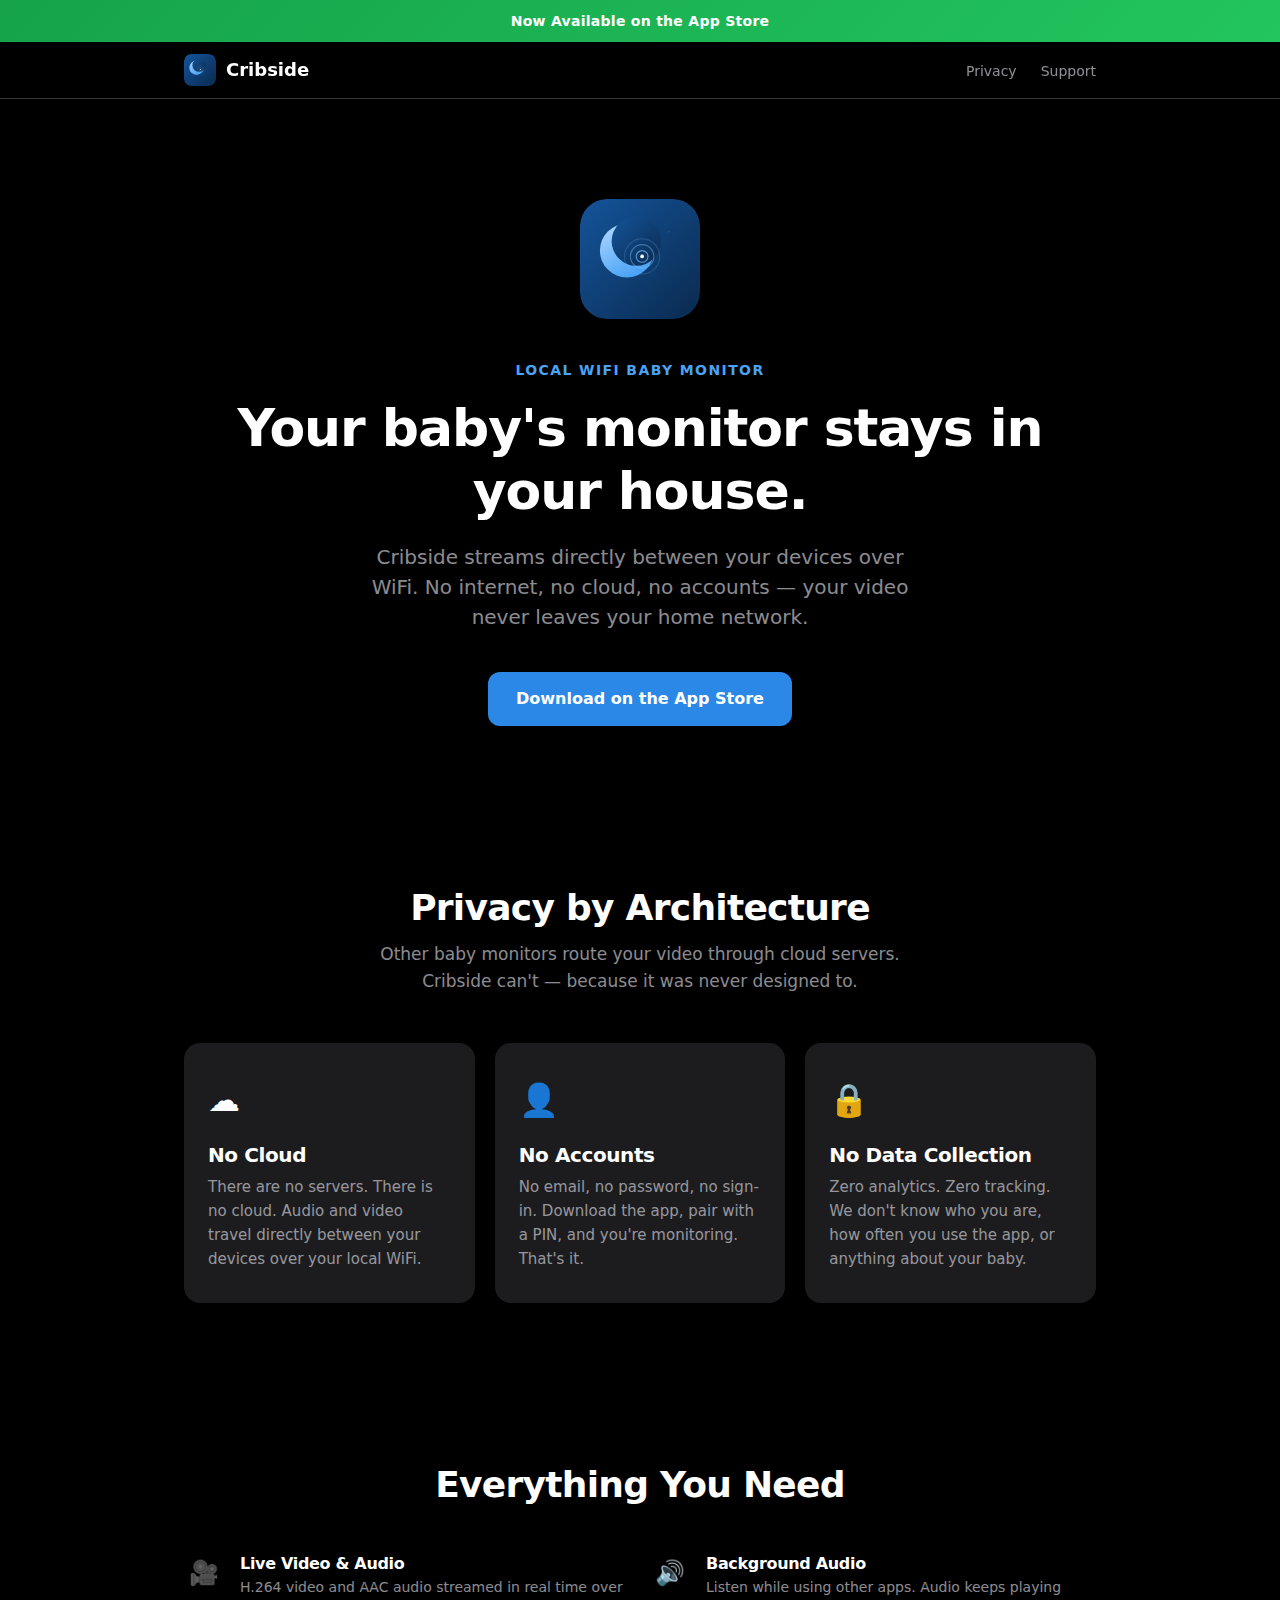
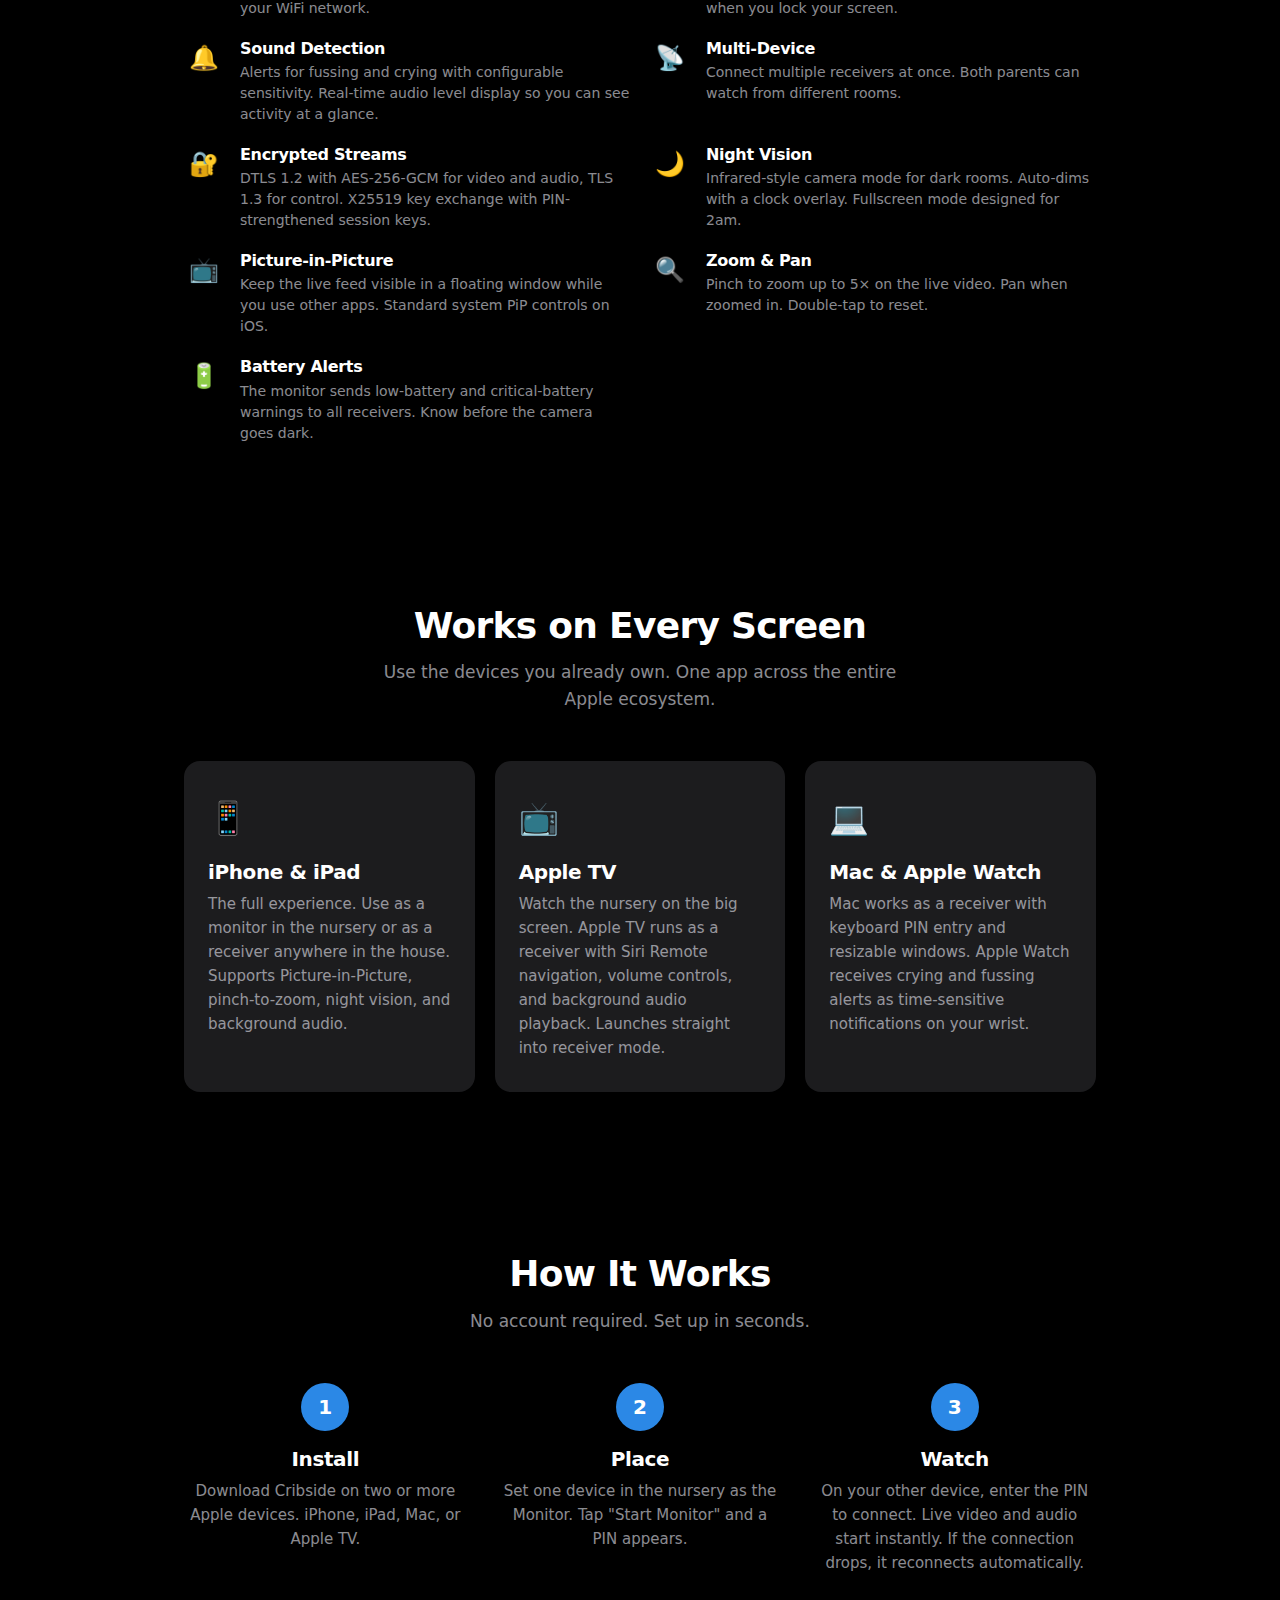
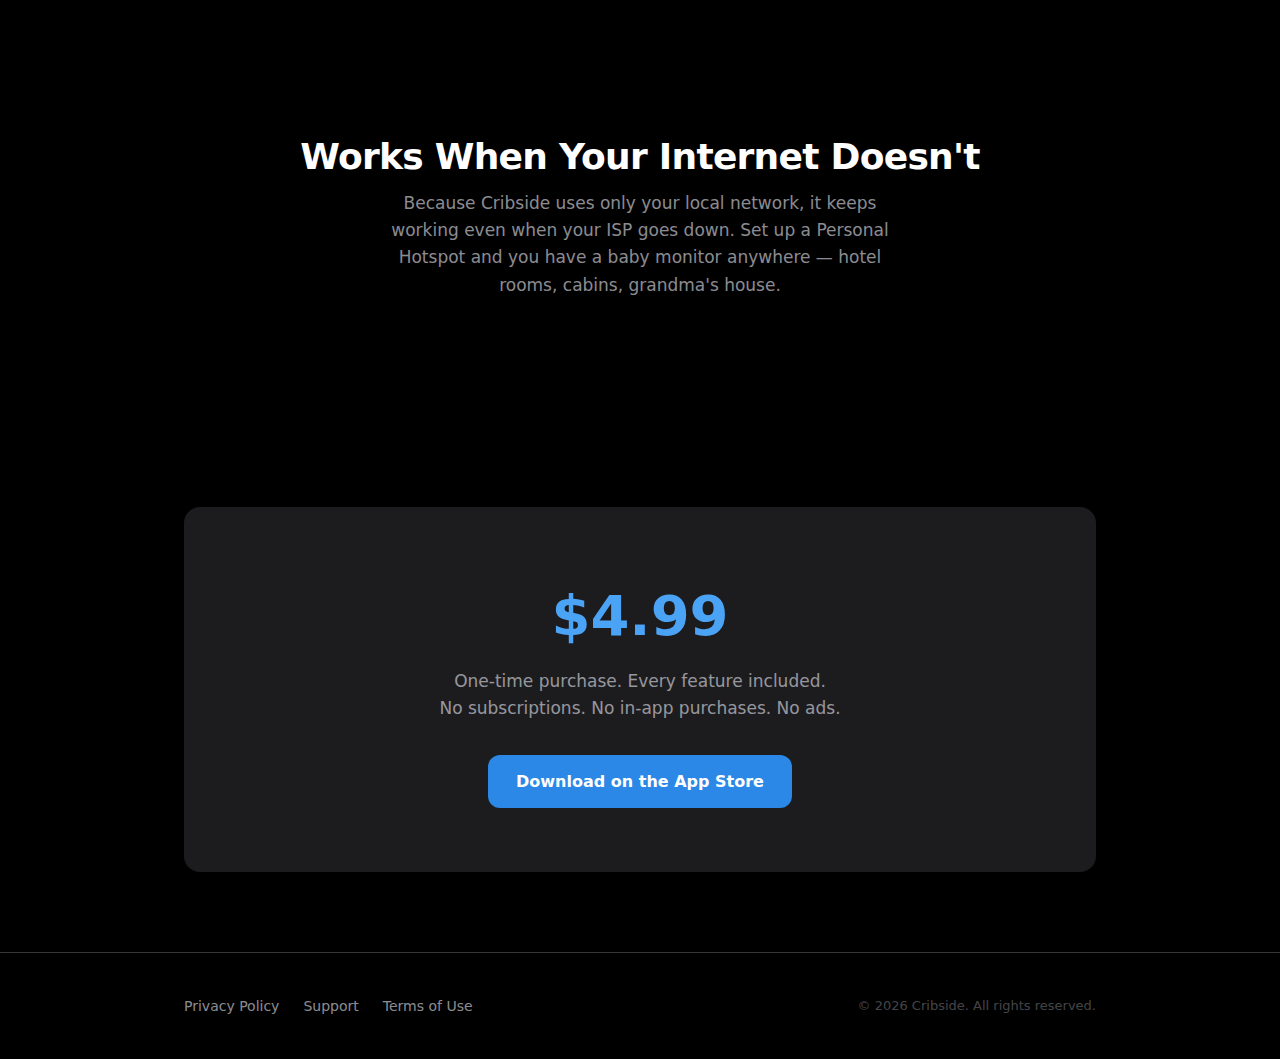
<file: index.html>
<!DOCTYPE html>
<html lang="en">
<head>
  <meta charset="UTF-8">
  <meta name="viewport" content="width=device-width, initial-scale=1.0">
  <title>Cribside — Baby Monitor. Private. Local WiFi Only.</title>
  <meta name="description" content="Cribside is a baby monitor that works entirely over your home WiFi. No cloud, no servers, no accounts. Your video never leaves your home network.">
  <meta name="theme-color" content="#000000">
  <link rel="stylesheet" href="css/style.css">
  <link rel="icon" href="images/app-icon.svg" type="image/svg+xml">
</head>
<body>

  <!-- ============================================
       ANNOUNCEMENT BANNER
       To switch to "live" mode, change the class:
         class="announcement-banner"       → Coming soon
         class="announcement-banner live"  → Live on App Store
       And update the text below.
       ============================================ -->
  <div class="announcement-banner live">
    Now Available on the App Store
  </div>

  <nav class="site-nav">
    <div class="container">
      <a href="./" class="logo">
        <img src="images/app-icon.svg" alt="Cribside" width="32" height="32">
        Cribside
      </a>
      <ul class="nav-links">
        <li><a href="privacy/">Privacy</a></li>
        <li><a href="support/">Support</a></li>
      </ul>
    </div>
  </nav>

  <!-- Hero -->
  <section class="hero">
    <div class="container">
      <img src="images/app-icon.svg" alt="Cribside App Icon" class="app-icon">
      <div class="tagline">Local WiFi Baby Monitor</div>
      <h1>Your baby's monitor stays in your house.</h1>
      <p class="subtitle">
        Cribside streams directly between your devices over WiFi. No internet, no cloud, no accounts &mdash; your video never leaves your home network.
      </p>
      <a href="https://apps.apple.com/app/id6759360419" class="btn btn-primary">Download on the App Store</a>
    </div>
  </section>

  <!-- Privacy cards -->
  <section>
    <div class="container">
      <div class="section-header">
        <h2>Privacy by Architecture</h2>
        <p>Other baby monitors route your video through cloud servers. Cribside can't &mdash; because it was never designed to.</p>
      </div>
      <div class="card-grid">
        <div class="card">
          <span class="icon">&#9729;</span>
          <h3>No Cloud</h3>
          <p>There are no servers. There is no cloud. Audio and video travel directly between your devices over your local WiFi.</p>
        </div>
        <div class="card">
          <span class="icon">&#128100;</span>
          <h3>No Accounts</h3>
          <p>No email, no password, no sign-in. Download the app, pair with a PIN, and you're monitoring. That's it.</p>
        </div>
        <div class="card">
          <span class="icon">&#128274;</span>
          <h3>No Data Collection</h3>
          <p>Zero analytics. Zero tracking. We don't know who you are, how often you use the app, or anything about your baby.</p>
        </div>
      </div>
    </div>
  </section>

  <!-- Features -->
  <section>
    <div class="container">
      <div class="section-header">
        <h2>Everything You Need</h2>
      </div>
      <div class="feature-list">
        <div class="feature-item">
          <span class="icon">&#127909;</span>
          <div>
            <h3>Live Video &amp; Audio</h3>
            <p>H.264 video and AAC audio streamed in real time over your WiFi network.</p>
          </div>
        </div>
        <div class="feature-item">
          <span class="icon">&#128266;</span>
          <div>
            <h3>Background Audio</h3>
            <p>Listen while using other apps. Audio keeps playing when you lock your screen.</p>
          </div>
        </div>
        <div class="feature-item">
          <span class="icon">&#128276;</span>
          <div>
            <h3>Sound Detection</h3>
            <p>Alerts for fussing and crying with configurable sensitivity. Real-time audio level display so you can see activity at a glance.</p>
          </div>
        </div>
        <div class="feature-item">
          <span class="icon">&#128225;</span>
          <div>
            <h3>Multi-Device</h3>
            <p>Connect multiple receivers at once. Both parents can watch from different rooms.</p>
          </div>
        </div>
        <div class="feature-item">
          <span class="icon">&#128272;</span>
          <div>
            <h3>Encrypted Streams</h3>
            <p>DTLS 1.2 with AES-256-GCM for video and audio, TLS 1.3 for control. X25519 key exchange with PIN-strengthened session keys.</p>
          </div>
        </div>
        <div class="feature-item">
          <span class="icon">&#127769;</span>
          <div>
            <h3>Night Vision</h3>
            <p>Infrared-style camera mode for dark rooms. Auto-dims with a clock overlay. Fullscreen mode designed for 2am.</p>
          </div>
        </div>
        <div class="feature-item">
          <span class="icon">&#128250;</span>
          <div>
            <h3>Picture-in-Picture</h3>
            <p>Keep the live feed visible in a floating window while you use other apps. Standard system PiP controls on iOS.</p>
          </div>
        </div>
        <div class="feature-item">
          <span class="icon">&#128269;</span>
          <div>
            <h3>Zoom &amp; Pan</h3>
            <p>Pinch to zoom up to 5&times; on the live video. Pan when zoomed in. Double-tap to reset.</p>
          </div>
        </div>
        <div class="feature-item">
          <span class="icon">&#128267;</span>
          <div>
            <h3>Battery Alerts</h3>
            <p>The monitor sends low-battery and critical-battery warnings to all receivers. Know before the camera goes dark.</p>
          </div>
        </div>
      </div>
    </div>
  </section>

  <!-- Device support -->
  <section>
    <div class="container">
      <div class="section-header">
        <h2>Works on Every Screen</h2>
        <p>Use the devices you already own. One app across the entire Apple ecosystem.</p>
      </div>
      <div class="card-grid">
        <div class="card">
          <span class="icon">&#128241;</span>
          <h3>iPhone &amp; iPad</h3>
          <p>The full experience. Use as a monitor in the nursery or as a receiver anywhere in the house. Supports Picture-in-Picture, pinch-to-zoom, night vision, and background audio.</p>
        </div>
        <div class="card">
          <span class="icon">&#128250;</span>
          <h3>Apple TV</h3>
          <p>Watch the nursery on the big screen. Apple TV runs as a receiver with Siri Remote navigation, volume controls, and background audio playback. Launches straight into receiver mode.</p>
        </div>
        <div class="card">
          <span class="icon">&#128187;</span>
          <h3>Mac &amp; Apple Watch</h3>
          <p>Mac works as a receiver with keyboard PIN entry and resizable windows. Apple Watch receives crying and fussing alerts as time-sensitive notifications on your wrist.</p>
        </div>
      </div>
    </div>
  </section>

  <!-- How it works -->
  <section>
    <div class="container">
      <div class="section-header">
        <h2>How It Works</h2>
        <p>No account required. Set up in seconds.</p>
      </div>
      <div class="steps">
        <div class="step">
          <h3>Install</h3>
          <p>Download Cribside on two or more Apple devices. iPhone, iPad, Mac, or Apple TV.</p>
        </div>
        <div class="step">
          <h3>Place</h3>
          <p>Set one device in the nursery as the Monitor. Tap "Start Monitor" and a PIN appears.</p>
        </div>
        <div class="step">
          <h3>Watch</h3>
          <p>On your other device, enter the PIN to connect. Live video and audio start instantly. If the connection drops, it reconnects automatically.</p>
        </div>
      </div>
    </div>
  </section>

  <!-- Works without internet -->
  <section>
    <div class="container">
      <div class="section-header">
        <h2>Works When Your Internet Doesn't</h2>
        <p>Because Cribside uses only your local network, it keeps working even when your ISP goes down. Set up a Personal Hotspot and you have a baby monitor anywhere &mdash; hotel rooms, cabins, grandma's house.</p>
      </div>
    </div>
  </section>

  <!-- Pricing -->
  <section>
    <div class="container">
      <div class="pricing-cta">
        <div class="price">$4.99</div>
        <p class="price-note">One-time purchase. Every feature included.<br>No subscriptions. No in-app purchases. No ads.</p>
        <a href="https://apps.apple.com/app/id6759360419" class="btn btn-primary">Download on the App Store</a>
      </div>
    </div>
  </section>

  <!-- Footer -->
  <footer class="site-footer">
    <div class="container">
      <div class="footer-content">
        <ul class="footer-links">
          <li><a href="privacy/">Privacy Policy</a></li>
          <li><a href="support/">Support</a></li>
          <li><a href="terms/">Terms of Use</a></li>
        </ul>
        <span class="footer-copy">&copy; 2026 Cribside. All rights reserved.</span>
      </div>
    </div>
  </footer>

</body>
</html>
</file>
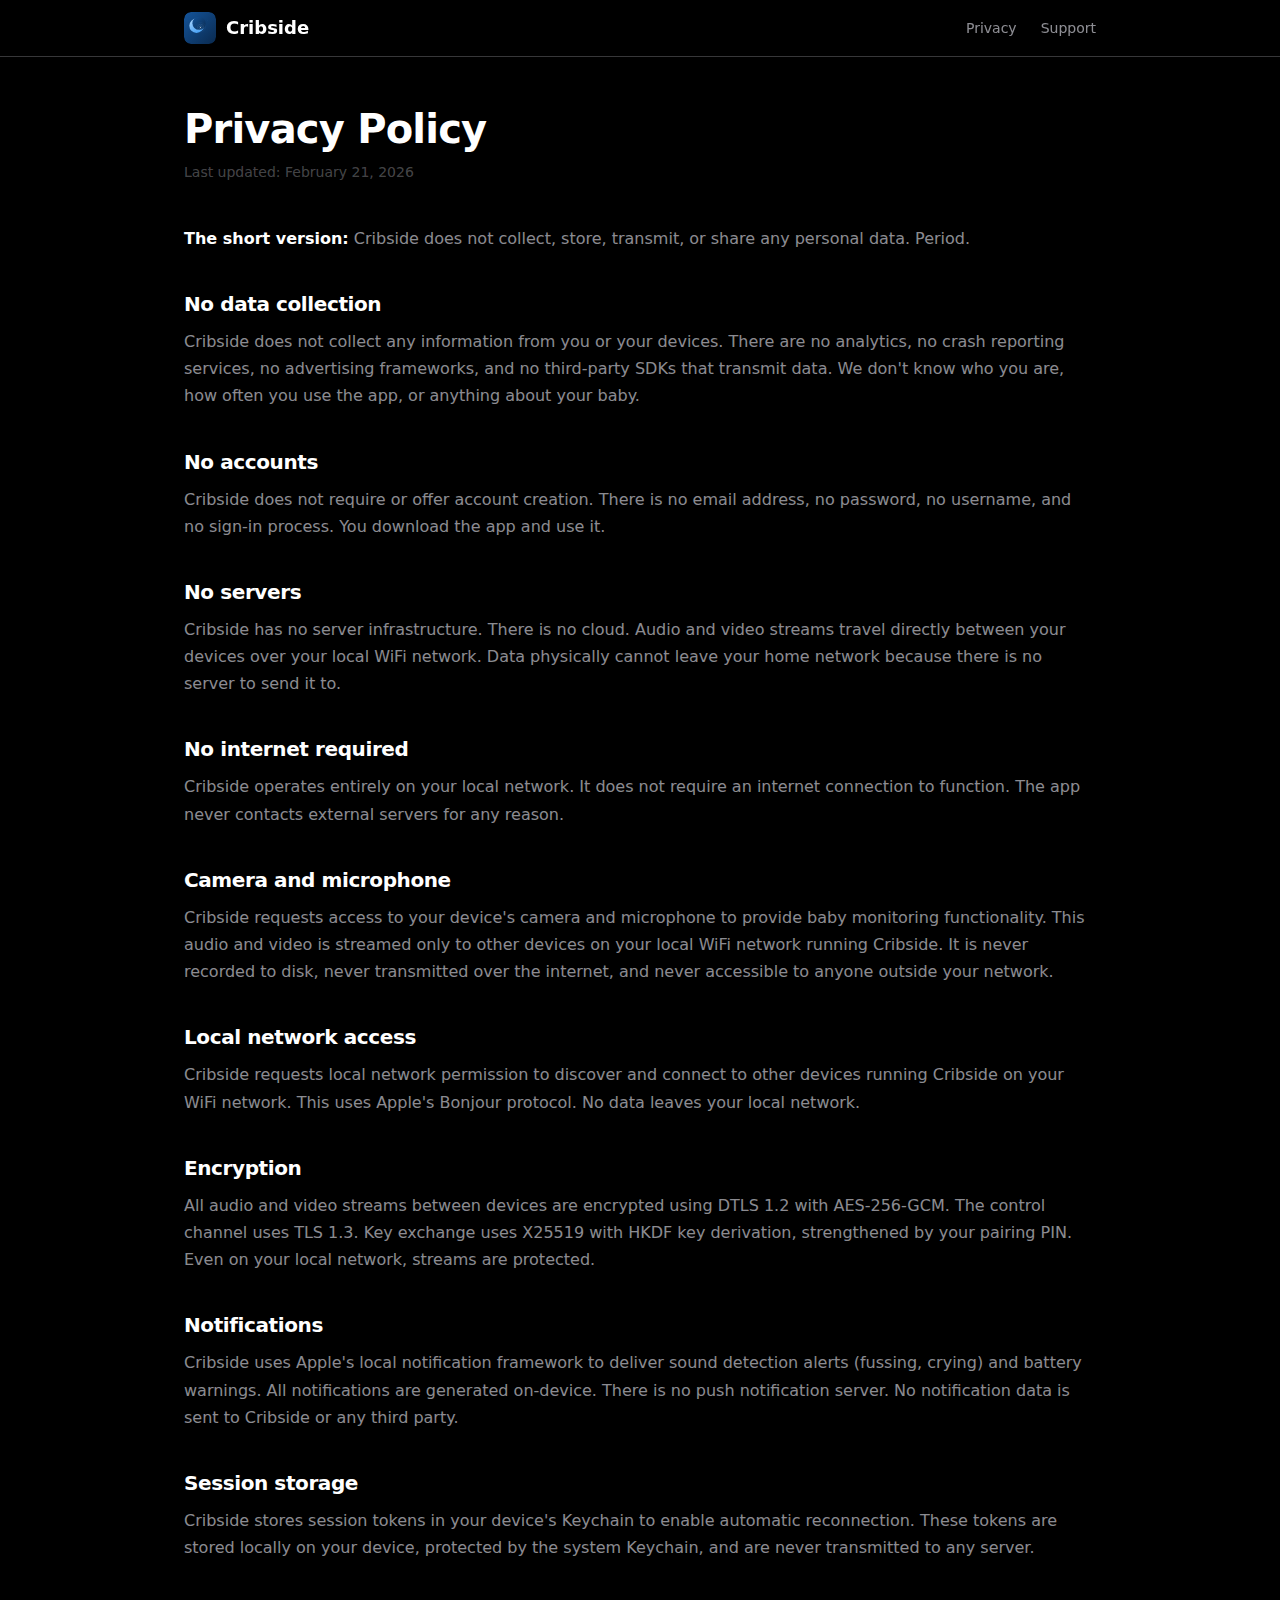
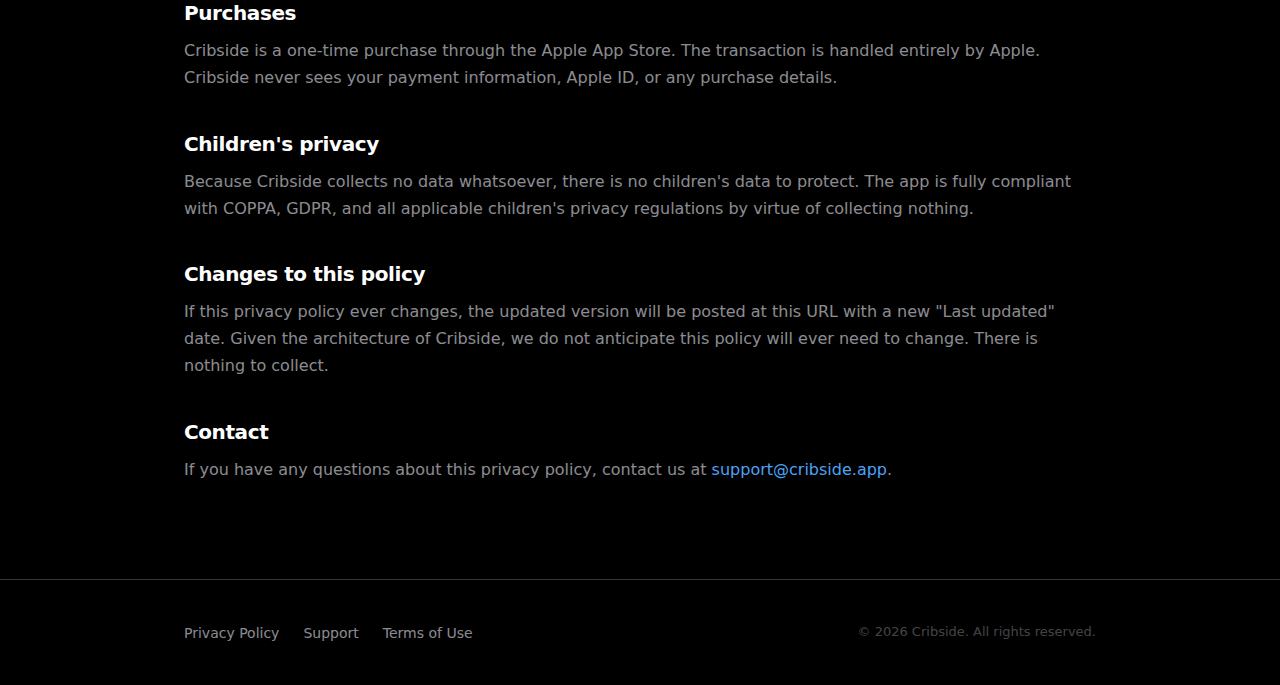
<file: privacy/index.html>
<!DOCTYPE html>
<html lang="en">
<head>
  <meta charset="UTF-8">
  <meta name="viewport" content="width=device-width, initial-scale=1.0">
  <title>Privacy Policy — Cribside</title>
  <meta name="description" content="Cribside does not collect, store, transmit, or share any personal data. Period.">
  <meta name="theme-color" content="#000000">
  <link rel="stylesheet" href="../css/style.css">
  <link rel="icon" href="../images/app-icon.svg" type="image/svg+xml">
</head>
<body>

  <nav class="site-nav">
    <div class="container">
      <a href="../" class="logo">
        <img src="../images/app-icon.svg" alt="Cribside" width="32" height="32">
        Cribside
      </a>
      <ul class="nav-links">
        <li><a href="../privacy/">Privacy</a></li>
        <li><a href="../support/">Support</a></li>
      </ul>
    </div>
  </nav>

  <main class="legal-page">
    <div class="container">
      <h1>Privacy Policy</h1>
      <p class="last-updated">Last updated: February 21, 2026</p>

      <p><strong>The short version:</strong> Cribside does not collect, store, transmit, or share any personal data. Period.</p>

      <h2>No data collection</h2>
      <p>Cribside does not collect any information from you or your devices. There are no analytics, no crash reporting services, no advertising frameworks, and no third-party SDKs that transmit data. We don't know who you are, how often you use the app, or anything about your baby.</p>

      <h2>No accounts</h2>
      <p>Cribside does not require or offer account creation. There is no email address, no password, no username, and no sign-in process. You download the app and use it.</p>

      <h2>No servers</h2>
      <p>Cribside has no server infrastructure. There is no cloud. Audio and video streams travel directly between your devices over your local WiFi network. Data physically cannot leave your home network because there is no server to send it to.</p>

      <h2>No internet required</h2>
      <p>Cribside operates entirely on your local network. It does not require an internet connection to function. The app never contacts external servers for any reason.</p>

      <h2>Camera and microphone</h2>
      <p>Cribside requests access to your device's camera and microphone to provide baby monitoring functionality. This audio and video is streamed only to other devices on your local WiFi network running Cribside. It is never recorded to disk, never transmitted over the internet, and never accessible to anyone outside your network.</p>

      <h2>Local network access</h2>
      <p>Cribside requests local network permission to discover and connect to other devices running Cribside on your WiFi network. This uses Apple's Bonjour protocol. No data leaves your local network.</p>

      <h2>Encryption</h2>
      <p>All audio and video streams between devices are encrypted using DTLS 1.2 with AES-256-GCM. The control channel uses TLS 1.3. Key exchange uses X25519 with HKDF key derivation, strengthened by your pairing PIN. Even on your local network, streams are protected.</p>

      <h2>Notifications</h2>
      <p>Cribside uses Apple's local notification framework to deliver sound detection alerts (fussing, crying) and battery warnings. All notifications are generated on-device. There is no push notification server. No notification data is sent to Cribside or any third party.</p>

      <h2>Session storage</h2>
      <p>Cribside stores session tokens in your device's Keychain to enable automatic reconnection. These tokens are stored locally on your device, protected by the system Keychain, and are never transmitted to any server.</p>

      <h2>Purchases</h2>
      <p>Cribside is a one-time purchase through the Apple App Store. The transaction is handled entirely by Apple. Cribside never sees your payment information, Apple ID, or any purchase details.</p>

      <h2>Children's privacy</h2>
      <p>Because Cribside collects no data whatsoever, there is no children's data to protect. The app is fully compliant with COPPA, GDPR, and all applicable children's privacy regulations by virtue of collecting nothing.</p>

      <h2>Changes to this policy</h2>
      <p>If this privacy policy ever changes, the updated version will be posted at this URL with a new "Last updated" date. Given the architecture of Cribside, we do not anticipate this policy will ever need to change. There is nothing to collect.</p>

      <h2>Contact</h2>
      <p>If you have any questions about this privacy policy, contact us at <a href="mailto:support@cribside.app">support@cribside.app</a>.</p>
    </div>
  </main>

  <footer class="site-footer">
    <div class="container">
      <div class="footer-content">
        <ul class="footer-links">
          <li><a href="../privacy/">Privacy Policy</a></li>
          <li><a href="../support/">Support</a></li>
          <li><a href="../terms/">Terms of Use</a></li>
        </ul>
        <span class="footer-copy">&copy; 2026 Cribside. All rights reserved.</span>
      </div>
    </div>
  </footer>

</body>
</html>
</file>
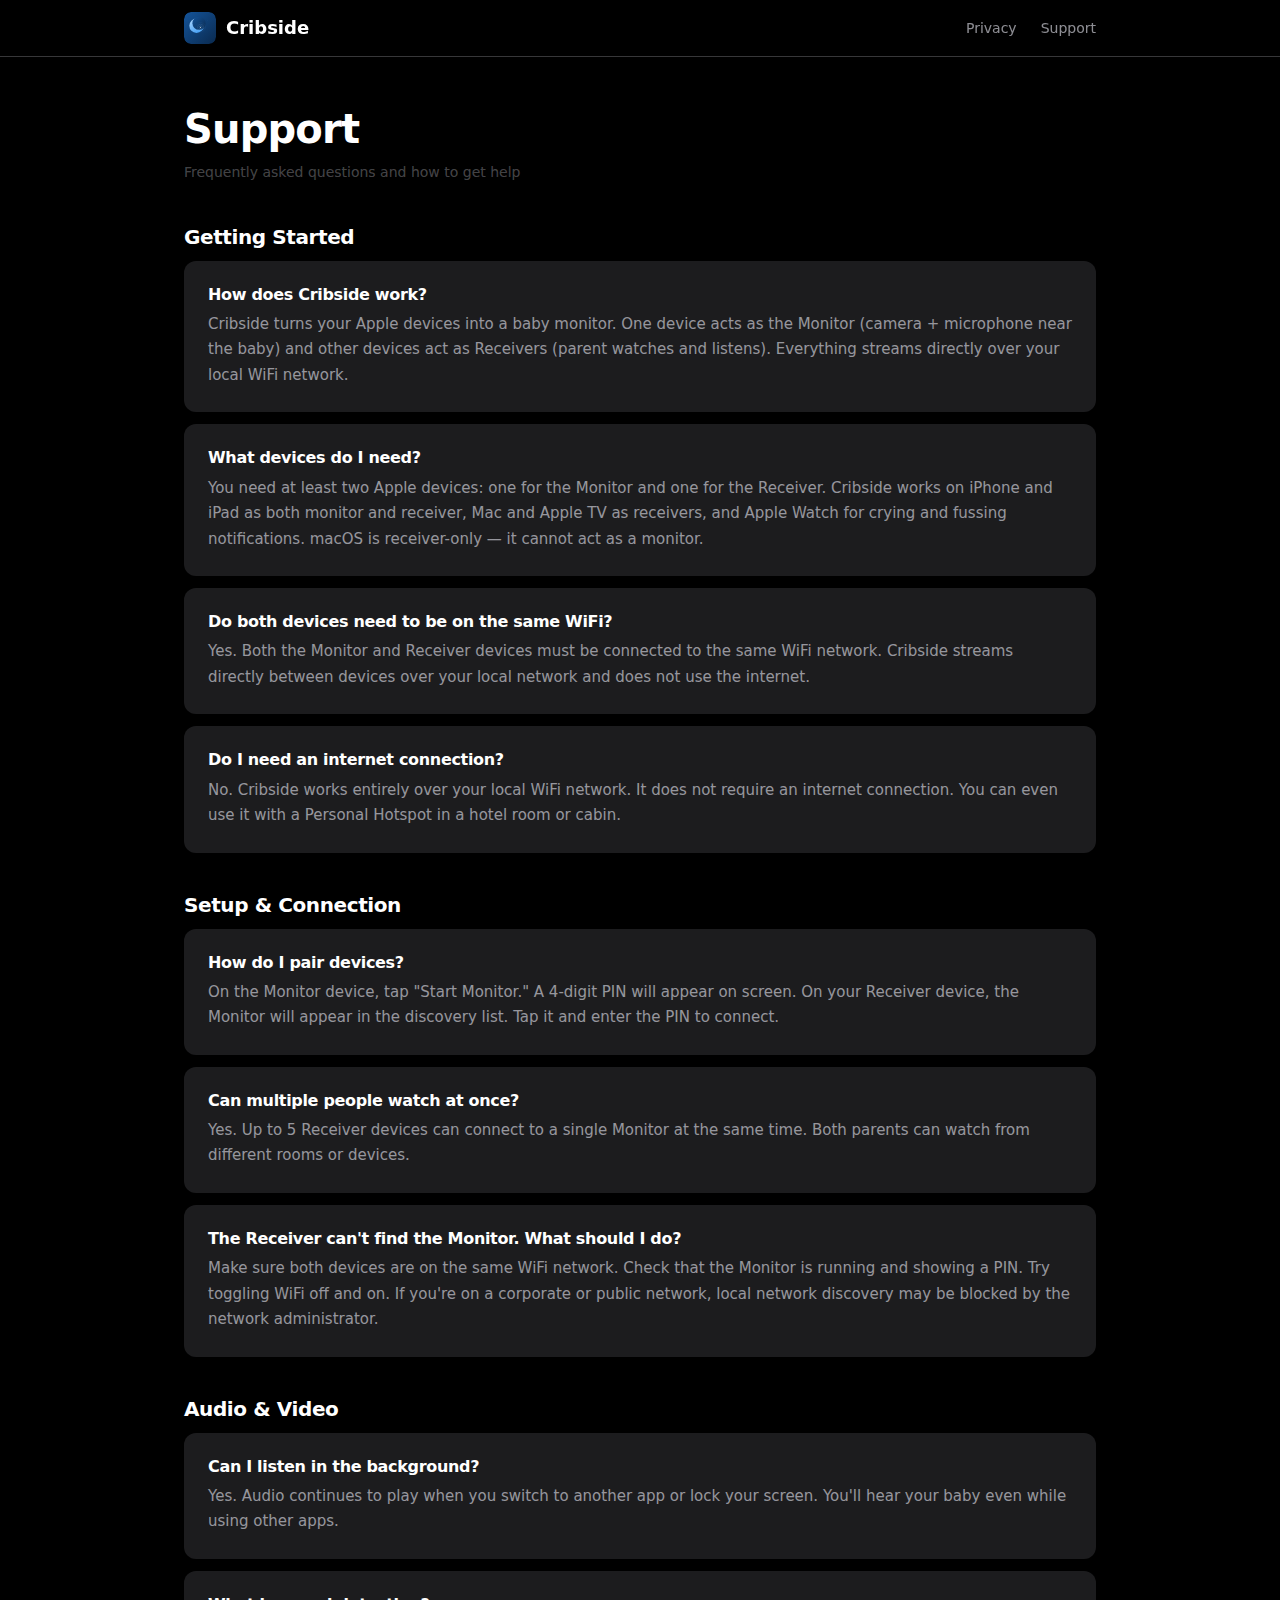
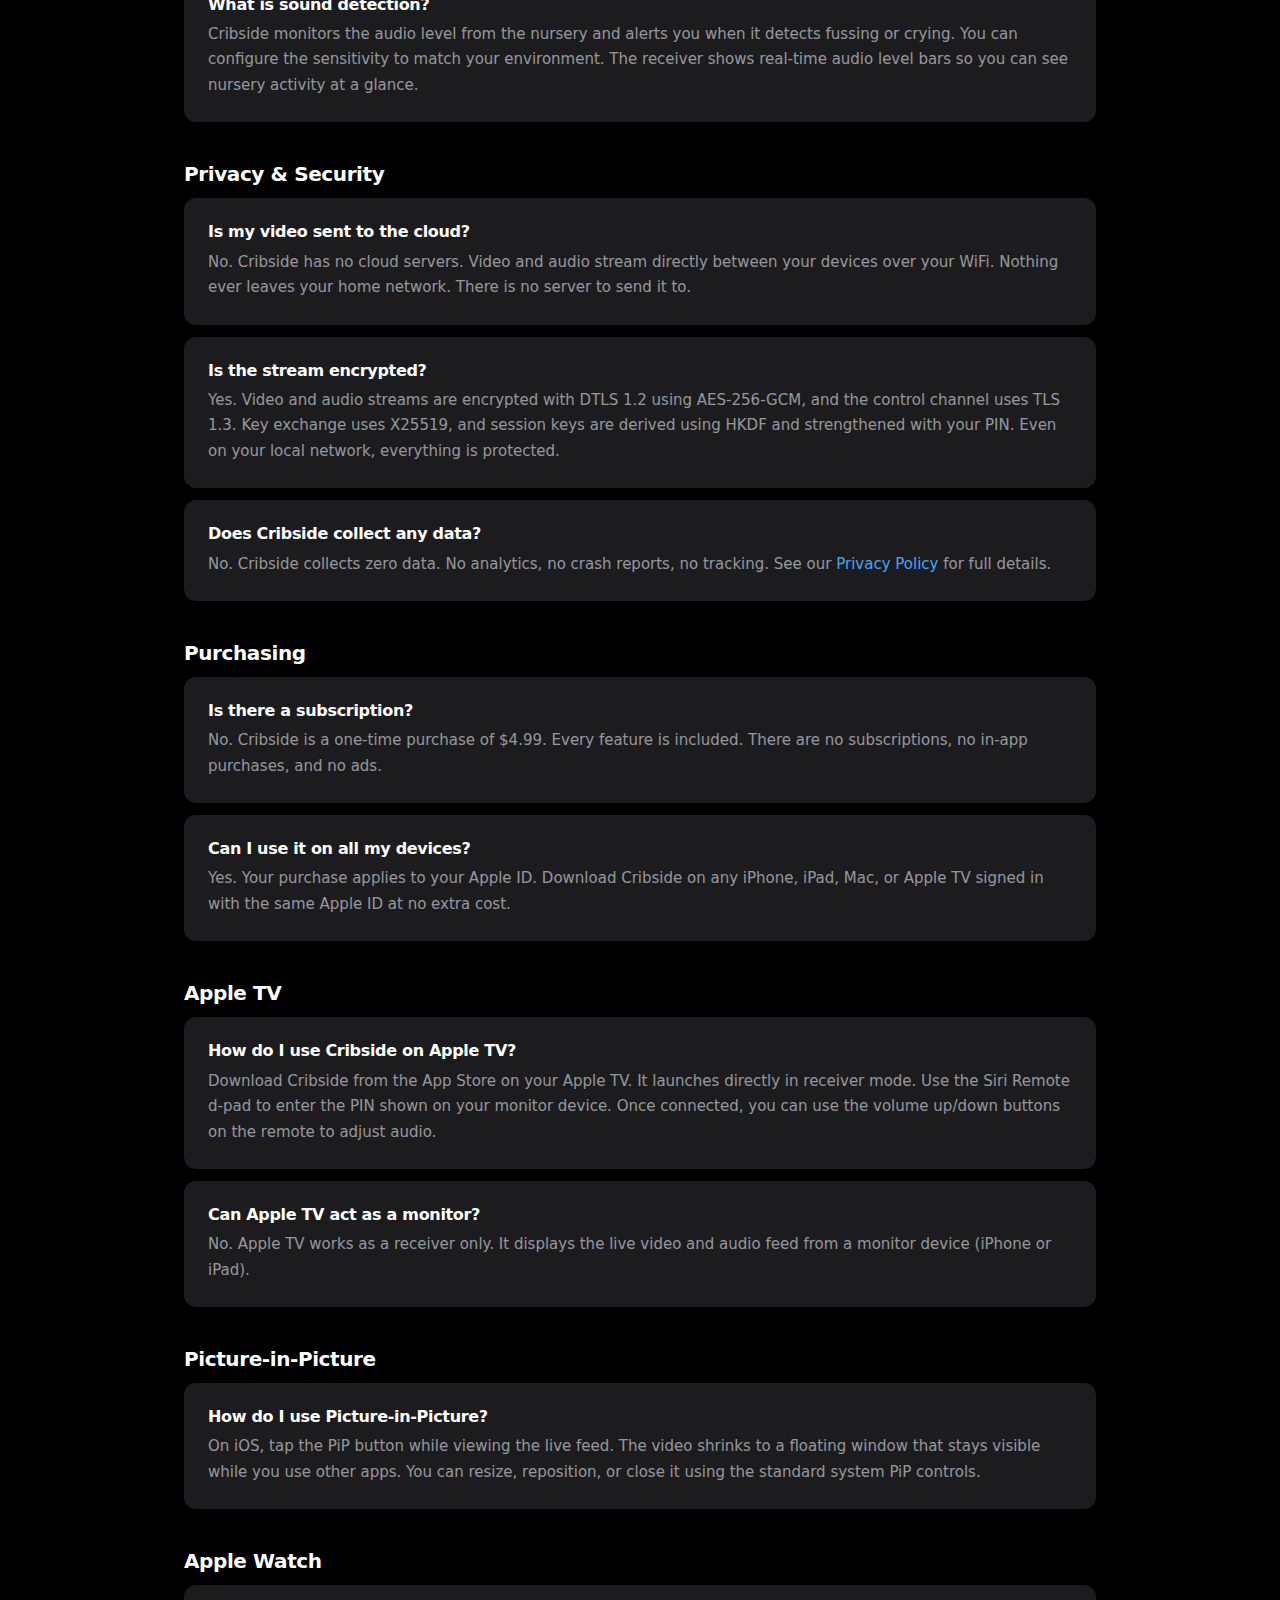
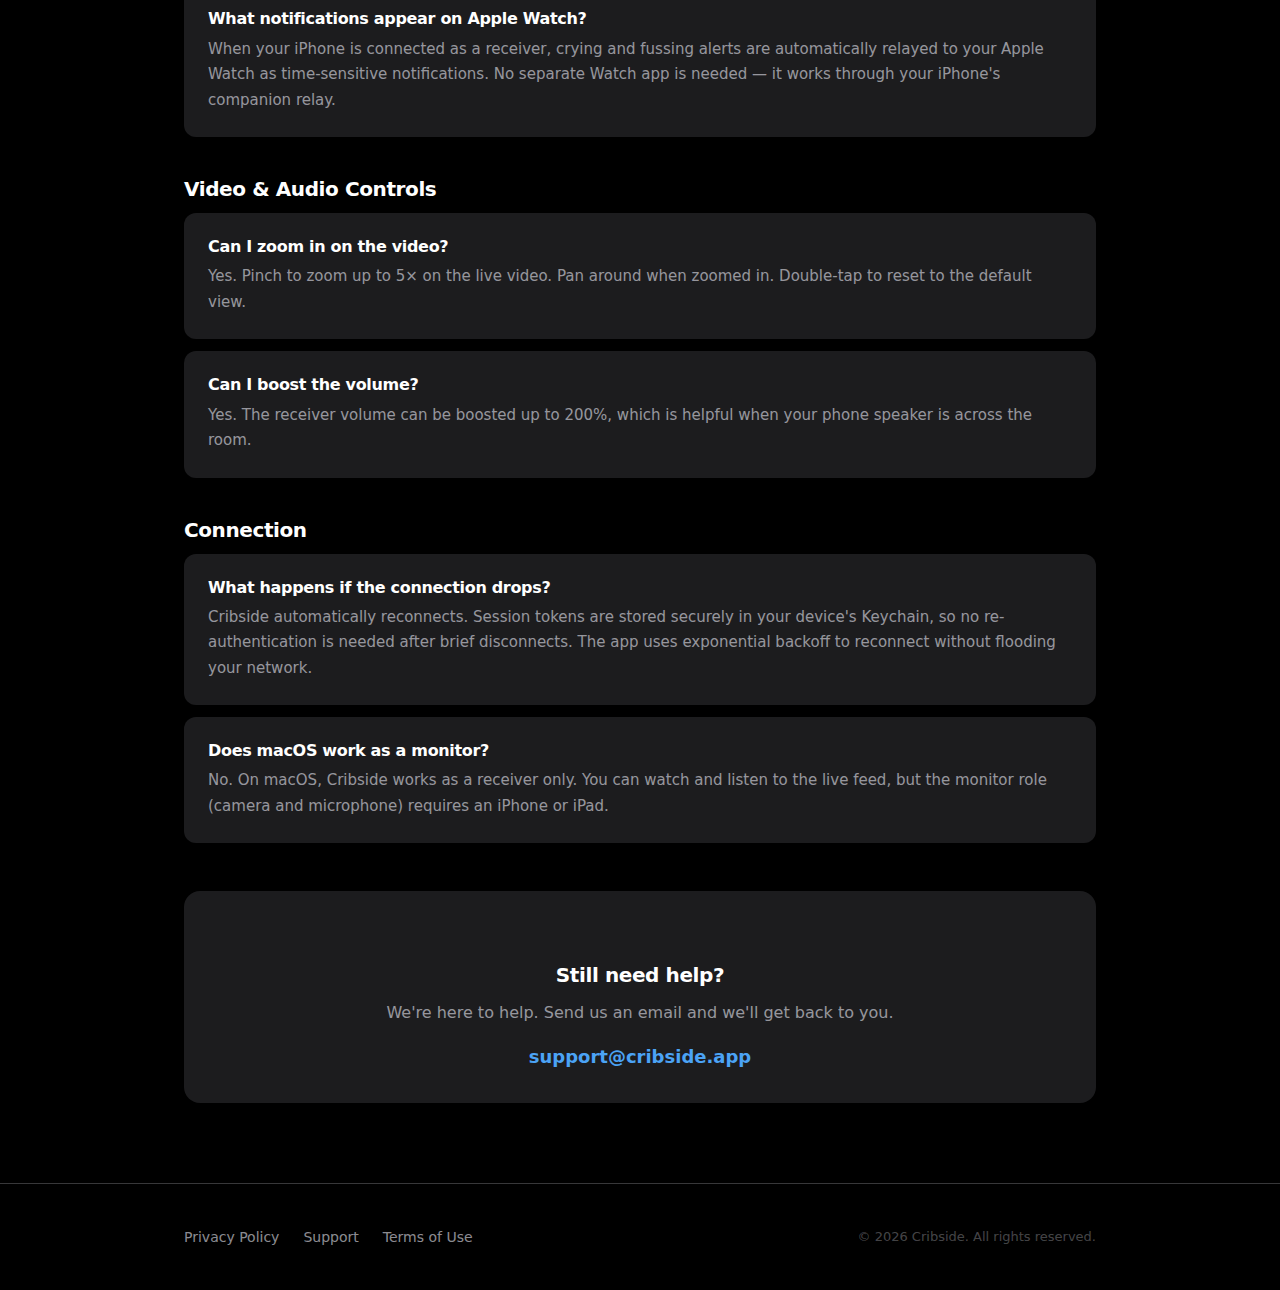
<file: support/index.html>
<!DOCTYPE html>
<html lang="en">
<head>
  <meta charset="UTF-8">
  <meta name="viewport" content="width=device-width, initial-scale=1.0">
  <title>Support — Cribside</title>
  <meta name="description" content="Get help with Cribside. FAQ, troubleshooting, and contact information.">
  <meta name="theme-color" content="#000000">
  <link rel="stylesheet" href="../css/style.css">
  <link rel="icon" href="../images/app-icon.svg" type="image/svg+xml">
</head>
<body>

  <nav class="site-nav">
    <div class="container">
      <a href="../" class="logo">
        <img src="../images/app-icon.svg" alt="Cribside" width="32" height="32">
        Cribside
      </a>
      <ul class="nav-links">
        <li><a href="../privacy/">Privacy</a></li>
        <li><a href="../support/">Support</a></li>
      </ul>
    </div>
  </nav>

  <main class="legal-page">
    <div class="container">
      <h1>Support</h1>
      <p class="last-updated">Frequently asked questions and how to get help</p>

      <h2>Getting Started</h2>

      <div class="faq-item">
        <h3>How does Cribside work?</h3>
        <p>Cribside turns your Apple devices into a baby monitor. One device acts as the Monitor (camera + microphone near the baby) and other devices act as Receivers (parent watches and listens). Everything streams directly over your local WiFi network.</p>
      </div>

      <div class="faq-item">
        <h3>What devices do I need?</h3>
        <p>You need at least two Apple devices: one for the Monitor and one for the Receiver. Cribside works on iPhone and iPad as both monitor and receiver, Mac and Apple TV as receivers, and Apple Watch for crying and fussing notifications. macOS is receiver-only &mdash; it cannot act as a monitor.</p>
      </div>

      <div class="faq-item">
        <h3>Do both devices need to be on the same WiFi?</h3>
        <p>Yes. Both the Monitor and Receiver devices must be connected to the same WiFi network. Cribside streams directly between devices over your local network and does not use the internet.</p>
      </div>

      <div class="faq-item">
        <h3>Do I need an internet connection?</h3>
        <p>No. Cribside works entirely over your local WiFi network. It does not require an internet connection. You can even use it with a Personal Hotspot in a hotel room or cabin.</p>
      </div>

      <h2>Setup &amp; Connection</h2>

      <div class="faq-item">
        <h3>How do I pair devices?</h3>
        <p>On the Monitor device, tap "Start Monitor." A 4-digit PIN will appear on screen. On your Receiver device, the Monitor will appear in the discovery list. Tap it and enter the PIN to connect.</p>
      </div>

      <div class="faq-item">
        <h3>Can multiple people watch at once?</h3>
        <p>Yes. Up to 5 Receiver devices can connect to a single Monitor at the same time. Both parents can watch from different rooms or devices.</p>
      </div>

      <div class="faq-item">
        <h3>The Receiver can't find the Monitor. What should I do?</h3>
        <p>Make sure both devices are on the same WiFi network. Check that the Monitor is running and showing a PIN. Try toggling WiFi off and on. If you're on a corporate or public network, local network discovery may be blocked by the network administrator.</p>
      </div>

      <h2>Audio &amp; Video</h2>

      <div class="faq-item">
        <h3>Can I listen in the background?</h3>
        <p>Yes. Audio continues to play when you switch to another app or lock your screen. You'll hear your baby even while using other apps.</p>
      </div>

      <div class="faq-item">
        <h3>What is sound detection?</h3>
        <p>Cribside monitors the audio level from the nursery and alerts you when it detects fussing or crying. You can configure the sensitivity to match your environment. The receiver shows real-time audio level bars so you can see nursery activity at a glance.</p>
      </div>

      <h2>Privacy &amp; Security</h2>

      <div class="faq-item">
        <h3>Is my video sent to the cloud?</h3>
        <p>No. Cribside has no cloud servers. Video and audio stream directly between your devices over your WiFi. Nothing ever leaves your home network. There is no server to send it to.</p>
      </div>

      <div class="faq-item">
        <h3>Is the stream encrypted?</h3>
        <p>Yes. Video and audio streams are encrypted with DTLS 1.2 using AES-256-GCM, and the control channel uses TLS 1.3. Key exchange uses X25519, and session keys are derived using HKDF and strengthened with your PIN. Even on your local network, everything is protected.</p>
      </div>

      <div class="faq-item">
        <h3>Does Cribside collect any data?</h3>
        <p>No. Cribside collects zero data. No analytics, no crash reports, no tracking. See our <a href="../privacy/">Privacy Policy</a> for full details.</p>
      </div>

      <h2>Purchasing</h2>

      <div class="faq-item">
        <h3>Is there a subscription?</h3>
        <p>No. Cribside is a one-time purchase of $4.99. Every feature is included. There are no subscriptions, no in-app purchases, and no ads.</p>
      </div>

      <div class="faq-item">
        <h3>Can I use it on all my devices?</h3>
        <p>Yes. Your purchase applies to your Apple ID. Download Cribside on any iPhone, iPad, Mac, or Apple TV signed in with the same Apple ID at no extra cost.</p>
      </div>

      <h2>Apple TV</h2>

      <div class="faq-item">
        <h3>How do I use Cribside on Apple TV?</h3>
        <p>Download Cribside from the App Store on your Apple TV. It launches directly in receiver mode. Use the Siri Remote d-pad to enter the PIN shown on your monitor device. Once connected, you can use the volume up/down buttons on the remote to adjust audio.</p>
      </div>

      <div class="faq-item">
        <h3>Can Apple TV act as a monitor?</h3>
        <p>No. Apple TV works as a receiver only. It displays the live video and audio feed from a monitor device (iPhone or iPad).</p>
      </div>

      <h2>Picture-in-Picture</h2>

      <div class="faq-item">
        <h3>How do I use Picture-in-Picture?</h3>
        <p>On iOS, tap the PiP button while viewing the live feed. The video shrinks to a floating window that stays visible while you use other apps. You can resize, reposition, or close it using the standard system PiP controls.</p>
      </div>

      <h2>Apple Watch</h2>

      <div class="faq-item">
        <h3>What notifications appear on Apple Watch?</h3>
        <p>When your iPhone is connected as a receiver, crying and fussing alerts are automatically relayed to your Apple Watch as time-sensitive notifications. No separate Watch app is needed &mdash; it works through your iPhone's companion relay.</p>
      </div>

      <h2>Video &amp; Audio Controls</h2>

      <div class="faq-item">
        <h3>Can I zoom in on the video?</h3>
        <p>Yes. Pinch to zoom up to 5&times; on the live video. Pan around when zoomed in. Double-tap to reset to the default view.</p>
      </div>

      <div class="faq-item">
        <h3>Can I boost the volume?</h3>
        <p>Yes. The receiver volume can be boosted up to 200%, which is helpful when your phone speaker is across the room.</p>
      </div>

      <h2>Connection</h2>

      <div class="faq-item">
        <h3>What happens if the connection drops?</h3>
        <p>Cribside automatically reconnects. Session tokens are stored securely in your device's Keychain, so no re-authentication is needed after brief disconnects. The app uses exponential backoff to reconnect without flooding your network.</p>
      </div>

      <div class="faq-item">
        <h3>Does macOS work as a monitor?</h3>
        <p>No. On macOS, Cribside works as a receiver only. You can watch and listen to the live feed, but the monitor role (camera and microphone) requires an iPhone or iPad.</p>
      </div>

      <!-- Contact -->
      <div class="contact-card">
        <h2>Still need help?</h2>
        <p>We're here to help. Send us an email and we'll get back to you.</p>
        <a href="mailto:support@cribside.app">support@cribside.app</a>
      </div>
    </div>
  </main>

  <footer class="site-footer">
    <div class="container">
      <div class="footer-content">
        <ul class="footer-links">
          <li><a href="../privacy/">Privacy Policy</a></li>
          <li><a href="../support/">Support</a></li>
          <li><a href="../terms/">Terms of Use</a></li>
        </ul>
        <span class="footer-copy">&copy; 2026 Cribside. All rights reserved.</span>
      </div>
    </div>
  </footer>

</body>
</html>
</file>
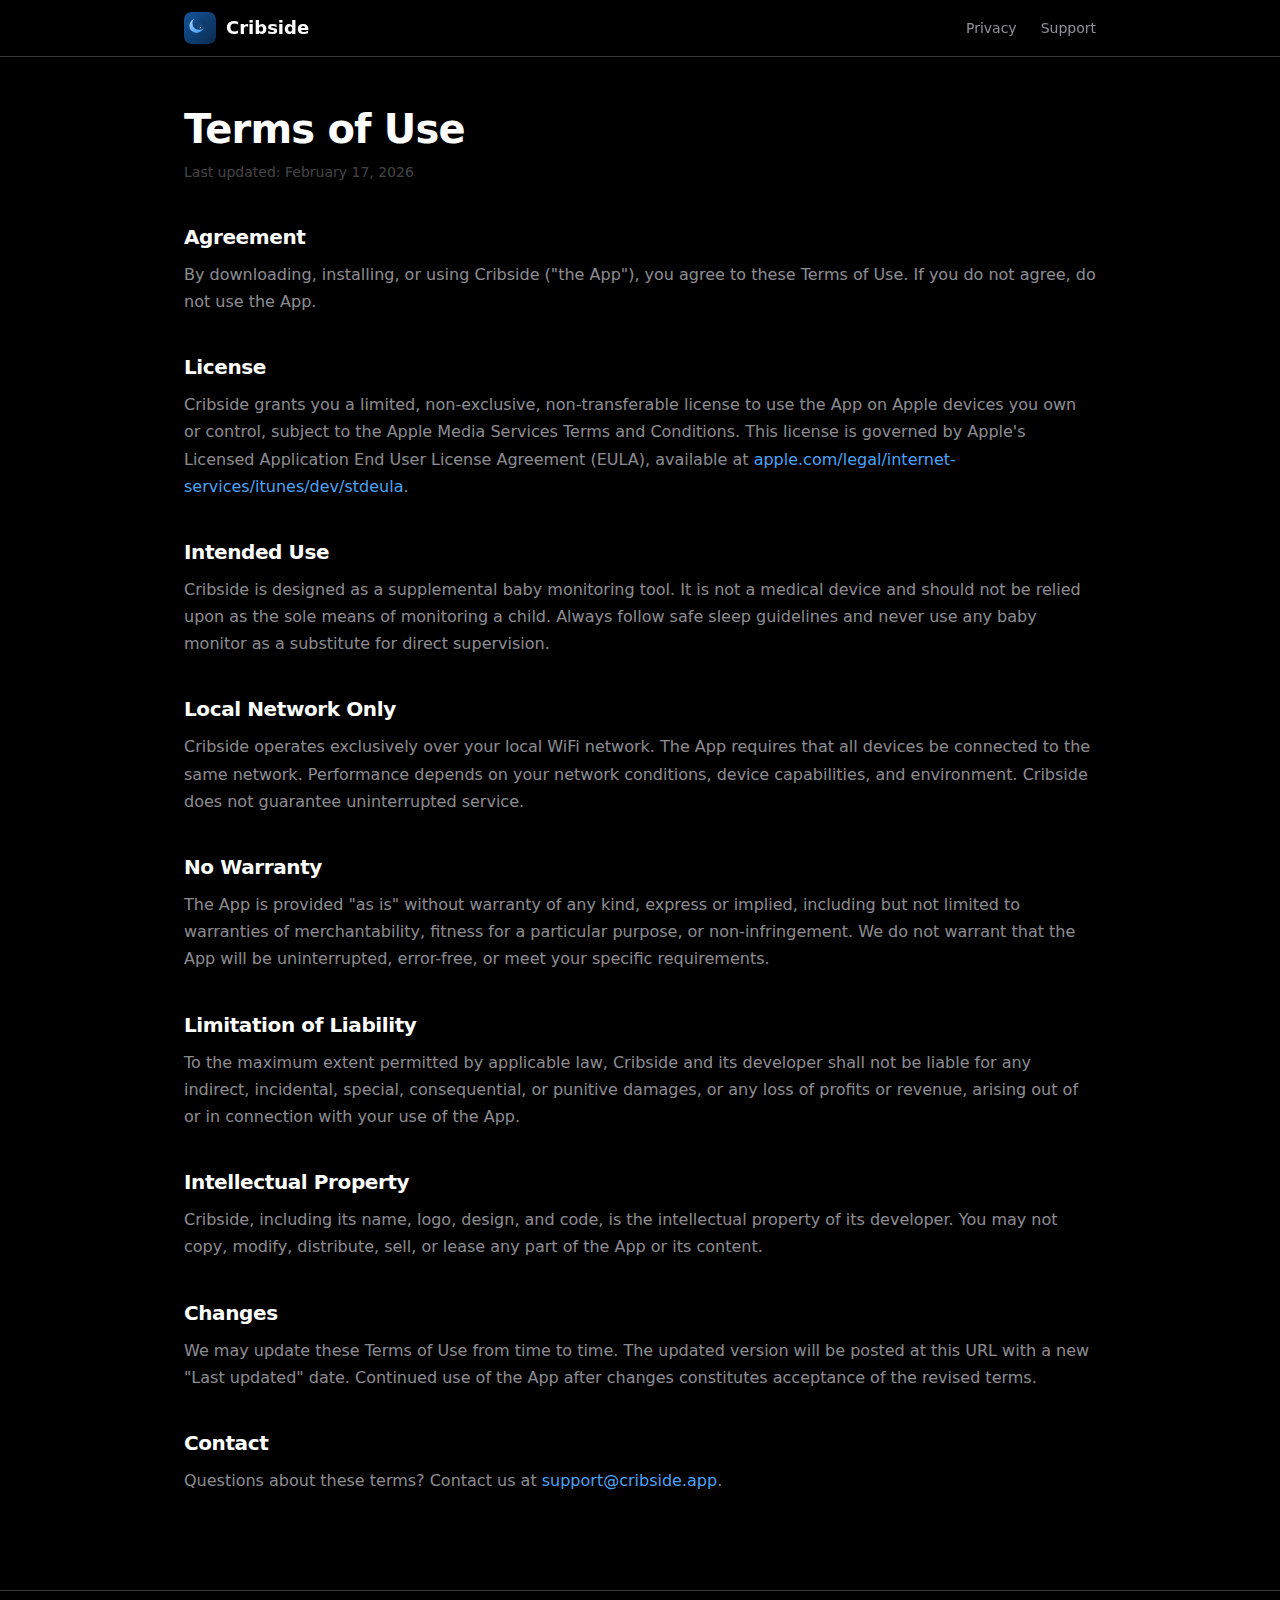
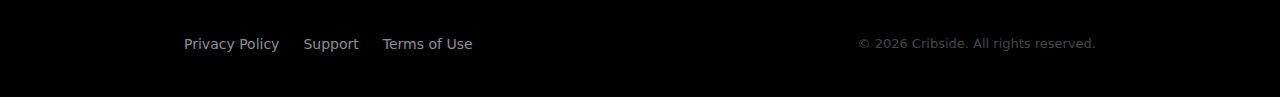
<file: terms/index.html>
<!DOCTYPE html>
<html lang="en">
<head>
  <meta charset="UTF-8">
  <meta name="viewport" content="width=device-width, initial-scale=1.0">
  <title>Terms of Use — Cribside</title>
  <meta name="description" content="Terms of Use for Cribside baby monitor app.">
  <meta name="theme-color" content="#000000">
  <link rel="stylesheet" href="../css/style.css">
  <link rel="icon" href="../images/app-icon.svg" type="image/svg+xml">
</head>
<body>

  <nav class="site-nav">
    <div class="container">
      <a href="../" class="logo">
        <img src="../images/app-icon.svg" alt="Cribside" width="32" height="32">
        Cribside
      </a>
      <ul class="nav-links">
        <li><a href="../privacy/">Privacy</a></li>
        <li><a href="../support/">Support</a></li>
      </ul>
    </div>
  </nav>

  <main class="legal-page">
    <div class="container">
      <h1>Terms of Use</h1>
      <p class="last-updated">Last updated: February 17, 2026</p>

      <h2>Agreement</h2>
      <p>By downloading, installing, or using Cribside ("the App"), you agree to these Terms of Use. If you do not agree, do not use the App.</p>

      <h2>License</h2>
      <p>Cribside grants you a limited, non-exclusive, non-transferable license to use the App on Apple devices you own or control, subject to the Apple Media Services Terms and Conditions. This license is governed by Apple's Licensed Application End User License Agreement (EULA), available at <a href="https://www.apple.com/legal/internet-services/itunes/dev/stdeula/" rel="noopener noreferrer">apple.com/legal/internet-services/itunes/dev/stdeula</a>.</p>

      <h2>Intended Use</h2>
      <p>Cribside is designed as a supplemental baby monitoring tool. It is not a medical device and should not be relied upon as the sole means of monitoring a child. Always follow safe sleep guidelines and never use any baby monitor as a substitute for direct supervision.</p>

      <h2>Local Network Only</h2>
      <p>Cribside operates exclusively over your local WiFi network. The App requires that all devices be connected to the same network. Performance depends on your network conditions, device capabilities, and environment. Cribside does not guarantee uninterrupted service.</p>

      <h2>No Warranty</h2>
      <p>The App is provided "as is" without warranty of any kind, express or implied, including but not limited to warranties of merchantability, fitness for a particular purpose, or non-infringement. We do not warrant that the App will be uninterrupted, error-free, or meet your specific requirements.</p>

      <h2>Limitation of Liability</h2>
      <p>To the maximum extent permitted by applicable law, Cribside and its developer shall not be liable for any indirect, incidental, special, consequential, or punitive damages, or any loss of profits or revenue, arising out of or in connection with your use of the App.</p>

      <h2>Intellectual Property</h2>
      <p>Cribside, including its name, logo, design, and code, is the intellectual property of its developer. You may not copy, modify, distribute, sell, or lease any part of the App or its content.</p>

      <h2>Changes</h2>
      <p>We may update these Terms of Use from time to time. The updated version will be posted at this URL with a new "Last updated" date. Continued use of the App after changes constitutes acceptance of the revised terms.</p>

      <h2>Contact</h2>
      <p>Questions about these terms? Contact us at <a href="mailto:support@cribside.app">support@cribside.app</a>.</p>
    </div>
  </main>

  <footer class="site-footer">
    <div class="container">
      <div class="footer-content">
        <ul class="footer-links">
          <li><a href="../privacy/">Privacy Policy</a></li>
          <li><a href="../support/">Support</a></li>
          <li><a href="../terms/">Terms of Use</a></li>
        </ul>
        <span class="footer-copy">&copy; 2026 Cribside. All rights reserved.</span>
      </div>
    </div>
  </footer>

</body>
</html>
</file>
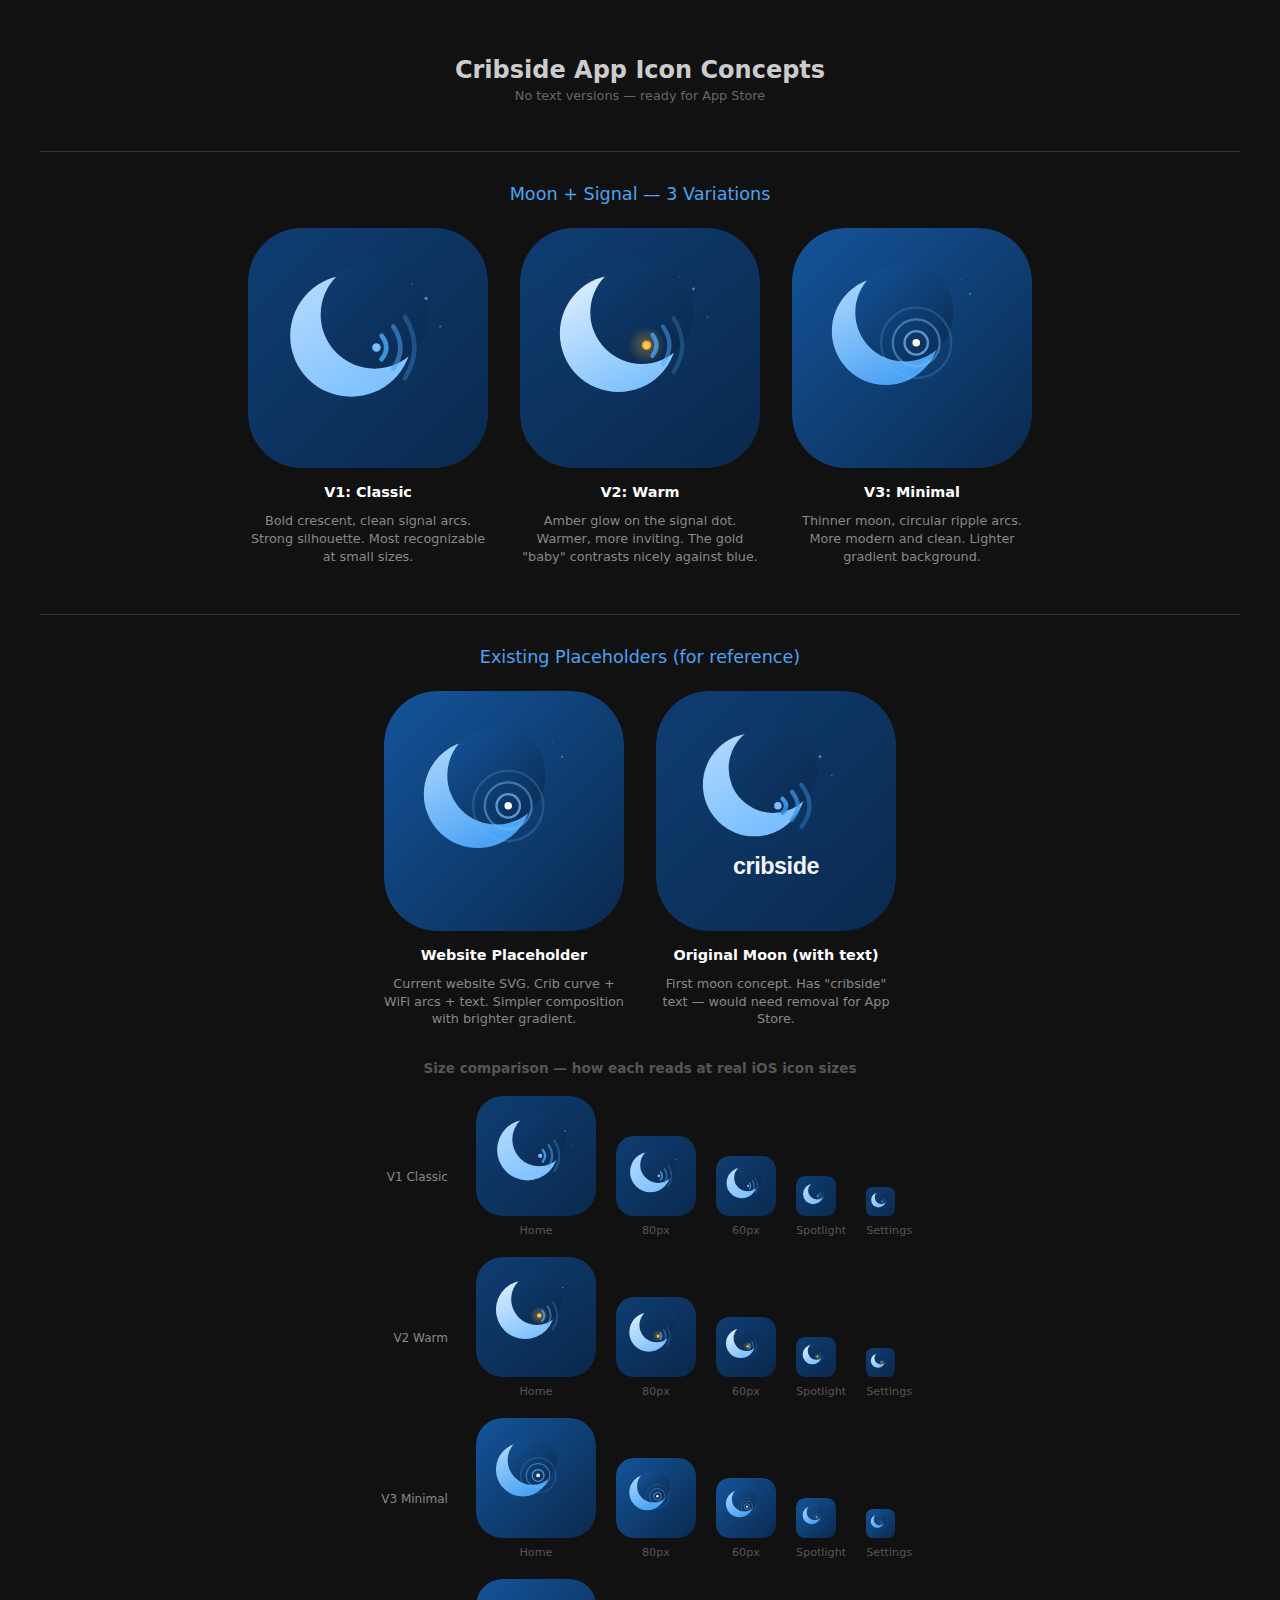
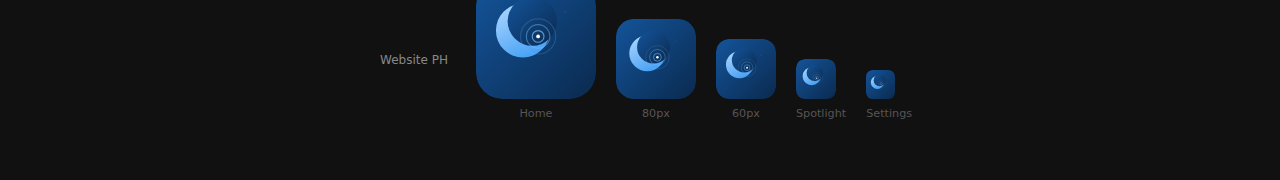
<file: images/icon-preview.html>
<!DOCTYPE html>
<html lang="en">
<head>
  <meta charset="UTF-8">
  <meta name="viewport" content="width=device-width, initial-scale=1.0">
  <title>Cribside Icon Concepts</title>
  <style>
    body { background: #111; color: #fff; font-family: -apple-system, system-ui, sans-serif; margin: 0; padding: 40px; }
    h1 { text-align: center; font-size: 1.5rem; margin-bottom: 12px; color: #ccc; }
    h1 small { display: block; font-size: 0.8rem; color: #666; font-weight: 400; margin-top: 4px; }
    .section-title { text-align: center; font-size: 1.1rem; color: #4BA3F5; margin: 48px 0 24px; border-top: 1px solid #333; padding-top: 32px; }
    .concepts { display: flex; gap: 32px; justify-content: center; flex-wrap: wrap; }
    .concept { text-align: center; }
    .concept img { width: 240px; height: 240px; border-radius: 54px; }
    .concept h2 { margin-top: 12px; font-size: 0.9rem; color: #fff; }
    .concept p { color: #888; font-size: 0.8rem; max-width: 240px; margin: 6px auto 0; line-height: 1.4; }
    .sizes { margin-top: 32px; }
    .sizes h3 { text-align: center; font-size: 0.85rem; color: #555; margin-bottom: 20px; }
    .size-row { display: flex; gap: 20px; justify-content: center; align-items: end; margin-bottom: 20px; }
    .size-row img { border-radius: 22%; }
    .size-label { color: #555; font-size: 0.7rem; margin-top: 4px; text-align: center; display: block; }
    .size-name { color: #888; font-size: 0.75rem; min-width: 80px; text-align: right; line-height: 120px; margin-right: 8px; }
  </style>
</head>
<body>
  <h1>Cribside App Icon Concepts <small>No text versions — ready for App Store</small></h1>

  <div class="section-title">Moon + Signal — 3 Variations</div>

  <div class="concepts">
    <div class="concept">
      <img src="icon-moon-v1-classic.svg" alt="V1: Classic">
      <h2>V1: Classic</h2>
      <p>Bold crescent, clean signal arcs. Strong silhouette. Most recognizable at small sizes.</p>
    </div>
    <div class="concept">
      <img src="icon-moon-v2-warm.svg" alt="V2: Warm">
      <h2>V2: Warm</h2>
      <p>Amber glow on the signal dot. Warmer, more inviting. The gold "baby" contrasts nicely against blue.</p>
    </div>
    <div class="concept">
      <img src="icon-moon-v3-minimal.svg" alt="V3: Minimal">
      <h2>V3: Minimal</h2>
      <p>Thinner moon, circular ripple arcs. More modern and clean. Lighter gradient background.</p>
    </div>
  </div>

  <div class="section-title">Existing Placeholders (for reference)</div>

  <div class="concepts">
    <div class="concept">
      <img src="app-icon.svg" alt="Website placeholder">
      <h2>Website Placeholder</h2>
      <p>Current website SVG. Crib curve + WiFi arcs + text. Simpler composition with brighter gradient.</p>
    </div>
    <div class="concept">
      <img src="icon-concept-1-moon.svg" alt="Original moon concept">
      <h2>Original Moon (with text)</h2>
      <p>First moon concept. Has "cribside" text — would need removal for App Store.</p>
    </div>
  </div>

  <div class="sizes">
    <h3>Size comparison — how each reads at real iOS icon sizes</h3>

    <div class="size-row">
      <span class="size-name">V1 Classic</span>
      <div><img src="icon-moon-v1-classic.svg" width="120" height="120"><br><span class="size-label">Home</span></div>
      <div><img src="icon-moon-v1-classic.svg" width="80" height="80"><br><span class="size-label">80px</span></div>
      <div><img src="icon-moon-v1-classic.svg" width="60" height="60"><br><span class="size-label">60px</span></div>
      <div><img src="icon-moon-v1-classic.svg" width="40" height="40"><br><span class="size-label">Spotlight</span></div>
      <div><img src="icon-moon-v1-classic.svg" width="29" height="29"><br><span class="size-label">Settings</span></div>
    </div>

    <div class="size-row">
      <span class="size-name">V2 Warm</span>
      <div><img src="icon-moon-v2-warm.svg" width="120" height="120"><br><span class="size-label">Home</span></div>
      <div><img src="icon-moon-v2-warm.svg" width="80" height="80"><br><span class="size-label">80px</span></div>
      <div><img src="icon-moon-v2-warm.svg" width="60" height="60"><br><span class="size-label">60px</span></div>
      <div><img src="icon-moon-v2-warm.svg" width="40" height="40"><br><span class="size-label">Spotlight</span></div>
      <div><img src="icon-moon-v2-warm.svg" width="29" height="29"><br><span class="size-label">Settings</span></div>
    </div>

    <div class="size-row">
      <span class="size-name">V3 Minimal</span>
      <div><img src="icon-moon-v3-minimal.svg" width="120" height="120"><br><span class="size-label">Home</span></div>
      <div><img src="icon-moon-v3-minimal.svg" width="80" height="80"><br><span class="size-label">80px</span></div>
      <div><img src="icon-moon-v3-minimal.svg" width="60" height="60"><br><span class="size-label">60px</span></div>
      <div><img src="icon-moon-v3-minimal.svg" width="40" height="40"><br><span class="size-label">Spotlight</span></div>
      <div><img src="icon-moon-v3-minimal.svg" width="29" height="29"><br><span class="size-label">Settings</span></div>
    </div>

    <div class="size-row">
      <span class="size-name">Website PH</span>
      <div><img src="app-icon.svg" width="120" height="120"><br><span class="size-label">Home</span></div>
      <div><img src="app-icon.svg" width="80" height="80"><br><span class="size-label">80px</span></div>
      <div><img src="app-icon.svg" width="60" height="60"><br><span class="size-label">60px</span></div>
      <div><img src="app-icon.svg" width="40" height="40"><br><span class="size-label">Spotlight</span></div>
      <div><img src="app-icon.svg" width="29" height="29"><br><span class="size-label">Settings</span></div>
    </div>
  </div>
</body>
</html>
</file>
<file: css/style.css>
/* ============================================
   Cribside — Website Styles
   Dark-first design matching the iOS app
   ============================================ */

:root {
  /* Brand — Beam Blue */
  --beam-50: #F0F7FF;
  --beam-100: #DCEEFF;
  --beam-200: #B3DAFF;
  --beam-300: #7ABFFF;
  --beam-400: #4BA3F5;
  --beam-500: #2B88E6;
  --beam-600: #1A6DC4;
  --beam-700: #14549A;
  --beam-800: #0F3D72;
  --beam-900: #0A2A4F;

  /* Accent — Warm Amber */
  --amber-500: #F5A623;

  /* Status */
  --green-500: #22C55E;
  --red-500: #EF4444;

  /* Surfaces */
  --bg-primary: #000000;
  --bg-secondary: #1C1C1E;
  --bg-tertiary: #2C2C2E;

  /* Text */
  --label-primary: #FFFFFF;
  --label-secondary: rgba(235, 235, 245, 0.6);
  --label-tertiary: rgba(235, 235, 245, 0.3);

  /* Separator */
  --separator: rgba(84, 84, 88, 0.65);

  /* Layout */
  --max-width: 960px;
  --radius-md: 12px;
  --radius-lg: 16px;
}

/* ── Reset ── */
*, *::before, *::after {
  box-sizing: border-box;
  margin: 0;
  padding: 0;
}

/* ── Base ── */
html {
  font-size: 16px;
  -webkit-text-size-adjust: 100%;
  scroll-behavior: smooth;
}

body {
  font-family: -apple-system, 'SF Pro Text', 'Helvetica Neue', system-ui, sans-serif;
  background: var(--bg-primary);
  color: var(--label-primary);
  line-height: 1.6;
  -webkit-font-smoothing: antialiased;
}

a {
  color: var(--beam-400);
  text-decoration: none;
}

a:hover {
  color: var(--beam-300);
  text-decoration: underline;
}

img {
  max-width: 100%;
  height: auto;
}

/* ── Typography ── */
h1, h2, h3 {
  font-family: -apple-system, 'SF Pro Display', 'Helvetica Neue', system-ui, sans-serif;
  line-height: 1.2;
  letter-spacing: -0.02em;
}

h1 {
  font-size: clamp(2rem, 5vw, 3.25rem);
  font-weight: 700;
}

h2 {
  font-size: clamp(1.5rem, 3.5vw, 2.25rem);
  font-weight: 600;
}

h3 {
  font-size: 1.25rem;
  font-weight: 600;
}

/* ── Layout ── */
.container {
  max-width: var(--max-width);
  margin: 0 auto;
  padding: 0 24px;
}

section {
  padding: 80px 0;
}

@media (max-width: 640px) {
  section {
    padding: 48px 0;
  }
}

/* ── Announcement Banner ── */
.announcement-banner {
  background: linear-gradient(135deg, var(--beam-700), var(--beam-600));
  text-align: center;
  padding: 10px 24px;
  font-size: 0.875rem;
  font-weight: 600;
  color: var(--beam-50);
  letter-spacing: 0.02em;
}

/* Swap to this class when the app is live */
.announcement-banner.live {
  background: linear-gradient(135deg, #16A34A, #22C55E);
  color: #fff;
}

/* ── Nav ── */
.site-nav {
  position: sticky;
  top: 0;
  z-index: 100;
  background: rgba(0, 0, 0, 0.85);
  backdrop-filter: blur(20px);
  -webkit-backdrop-filter: blur(20px);
  border-bottom: 1px solid var(--separator);
}

.site-nav .container {
  display: flex;
  align-items: center;
  justify-content: space-between;
  height: 56px;
}

.site-nav .logo {
  display: flex;
  align-items: center;
  gap: 10px;
  font-family: -apple-system, 'SF Pro Display', system-ui, sans-serif;
  font-weight: 700;
  font-size: 1.125rem;
  color: var(--label-primary);
  text-decoration: none;
}

.site-nav .logo:hover {
  text-decoration: none;
}

.site-nav .logo img {
  width: 32px;
  height: 32px;
  border-radius: 7px;
}

.nav-links {
  display: flex;
  gap: 24px;
  list-style: none;
}

.nav-links a {
  font-size: 0.875rem;
  color: var(--label-secondary);
  transition: color 0.2s;
}

.nav-links a:hover {
  color: var(--label-primary);
  text-decoration: none;
}

/* ── Hero ── */
.hero {
  text-align: center;
  padding: 100px 0 80px;
}

.hero .tagline {
  color: var(--beam-400);
  font-size: 0.875rem;
  font-weight: 600;
  text-transform: uppercase;
  letter-spacing: 0.1em;
  margin-bottom: 16px;
}

.hero h1 {
  margin-bottom: 20px;
}

.hero .subtitle {
  font-size: clamp(1.05rem, 2.5vw, 1.25rem);
  color: var(--label-secondary);
  max-width: 560px;
  margin: 0 auto 40px;
  line-height: 1.5;
}

.hero .app-icon {
  width: 120px;
  height: 120px;
  border-radius: 27px;
  margin-bottom: 32px;
}

@media (max-width: 640px) {
  .hero {
    padding: 64px 0 48px;
  }
  .hero .app-icon {
    width: 96px;
    height: 96px;
    border-radius: 22px;
  }
}

/* ── Buttons ── */
.btn {
  display: inline-flex;
  align-items: center;
  gap: 8px;
  padding: 14px 28px;
  border-radius: var(--radius-md);
  font-size: 1rem;
  font-weight: 600;
  text-decoration: none;
  transition: transform 0.15s, opacity 0.15s;
}

.btn:hover {
  text-decoration: none;
  opacity: 0.9;
  transform: translateY(-1px);
}

.btn-primary {
  background: var(--beam-500);
  color: #fff;
}

.btn-secondary {
  background: var(--bg-tertiary);
  color: var(--label-primary);
}

.app-store-badge {
  height: 54px;
  border-radius: 0;
}

/* ── Cards ── */
.card-grid {
  display: grid;
  grid-template-columns: repeat(3, 1fr);
  gap: 20px;
}

@media (max-width: 768px) {
  .card-grid {
    grid-template-columns: 1fr;
    gap: 16px;
  }
}

.card {
  background: var(--bg-secondary);
  border-radius: var(--radius-lg);
  padding: 32px 24px;
}

.card .icon {
  font-size: 2rem;
  margin-bottom: 16px;
  display: block;
}

.card h3 {
  margin-bottom: 8px;
}

.card p {
  color: var(--label-secondary);
  font-size: 0.9375rem;
  line-height: 1.6;
}

/* ── Section headers ── */
.section-header {
  text-align: center;
  margin-bottom: 48px;
}

.section-header p {
  color: var(--label-secondary);
  font-size: 1.0625rem;
  max-width: 520px;
  margin: 12px auto 0;
}

/* ── Steps ── */
.steps {
  display: grid;
  grid-template-columns: repeat(3, 1fr);
  gap: 32px;
  counter-reset: step;
}

@media (max-width: 768px) {
  .steps {
    grid-template-columns: 1fr;
    gap: 24px;
  }
}

.step {
  text-align: center;
  counter-increment: step;
}

.step::before {
  content: counter(step);
  display: flex;
  align-items: center;
  justify-content: center;
  width: 48px;
  height: 48px;
  margin: 0 auto 16px;
  background: var(--beam-500);
  color: #fff;
  font-size: 1.25rem;
  font-weight: 700;
  border-radius: 50%;
}

.step h3 {
  margin-bottom: 8px;
}

.step p {
  color: var(--label-secondary);
  font-size: 0.9375rem;
}

/* ── Pricing CTA ── */
.pricing-cta {
  text-align: center;
  background: var(--bg-secondary);
  border-radius: var(--radius-lg);
  padding: 64px 32px;
}

.pricing-cta .price {
  font-size: clamp(2.5rem, 6vw, 3.5rem);
  font-weight: 700;
  color: var(--beam-400);
  margin-bottom: 8px;
}

.pricing-cta .price-note {
  color: var(--label-secondary);
  font-size: 1.0625rem;
  margin-bottom: 32px;
}

/* ── Footer ── */
.site-footer {
  border-top: 1px solid var(--separator);
  padding: 40px 0;
}

.footer-content {
  display: flex;
  align-items: center;
  justify-content: space-between;
  flex-wrap: wrap;
  gap: 16px;
}

.footer-links {
  display: flex;
  gap: 24px;
  list-style: none;
}

.footer-links a {
  font-size: 0.875rem;
  color: var(--label-secondary);
}

.footer-links a:hover {
  color: var(--label-primary);
}

.footer-copy {
  font-size: 0.8125rem;
  color: var(--label-tertiary);
}

@media (max-width: 640px) {
  .footer-content {
    flex-direction: column;
    text-align: center;
  }
}

/* ── Legal pages (privacy, terms, support) ── */
.legal-page {
  padding: 48px 0 80px;
}

.legal-page h1 {
  font-size: clamp(1.75rem, 4vw, 2.5rem);
  margin-bottom: 8px;
}

.legal-page .last-updated {
  color: var(--label-tertiary);
  font-size: 0.875rem;
  margin-bottom: 40px;
}

.legal-page h2 {
  font-size: 1.25rem;
  margin-top: 40px;
  margin-bottom: 12px;
}

.legal-page p {
  color: var(--label-secondary);
  margin-bottom: 16px;
  line-height: 1.7;
}

.legal-page strong {
  color: var(--label-primary);
}

.legal-page a {
  color: var(--beam-400);
}

/* ── FAQ ── */
.faq-item {
  background: var(--bg-secondary);
  border-radius: var(--radius-md);
  padding: 24px;
  margin-bottom: 12px;
}

.faq-item h3 {
  font-size: 1rem;
  margin-bottom: 8px;
}

.faq-item p {
  color: var(--label-secondary);
  font-size: 0.9375rem;
  margin-bottom: 0;
}

/* ── Contact card ── */
.contact-card {
  background: var(--bg-secondary);
  border-radius: var(--radius-lg);
  padding: 32px;
  text-align: center;
  margin-top: 48px;
}

.contact-card p {
  color: var(--label-secondary);
  margin-bottom: 16px;
}

.contact-card a {
  font-size: 1.125rem;
  font-weight: 600;
}

/* ── Feature list ── */
.feature-list {
  display: grid;
  grid-template-columns: repeat(2, 1fr);
  gap: 20px;
}

@media (max-width: 640px) {
  .feature-list {
    grid-template-columns: 1fr;
  }
}

.feature-item {
  display: flex;
  gap: 16px;
  align-items: flex-start;
}

.feature-item .icon {
  font-size: 1.5rem;
  flex-shrink: 0;
  width: 40px;
  text-align: center;
}

.feature-item h3 {
  font-size: 1rem;
  margin-bottom: 4px;
}

.feature-item p {
  color: var(--label-secondary);
  font-size: 0.875rem;
  line-height: 1.5;
}
</file>
